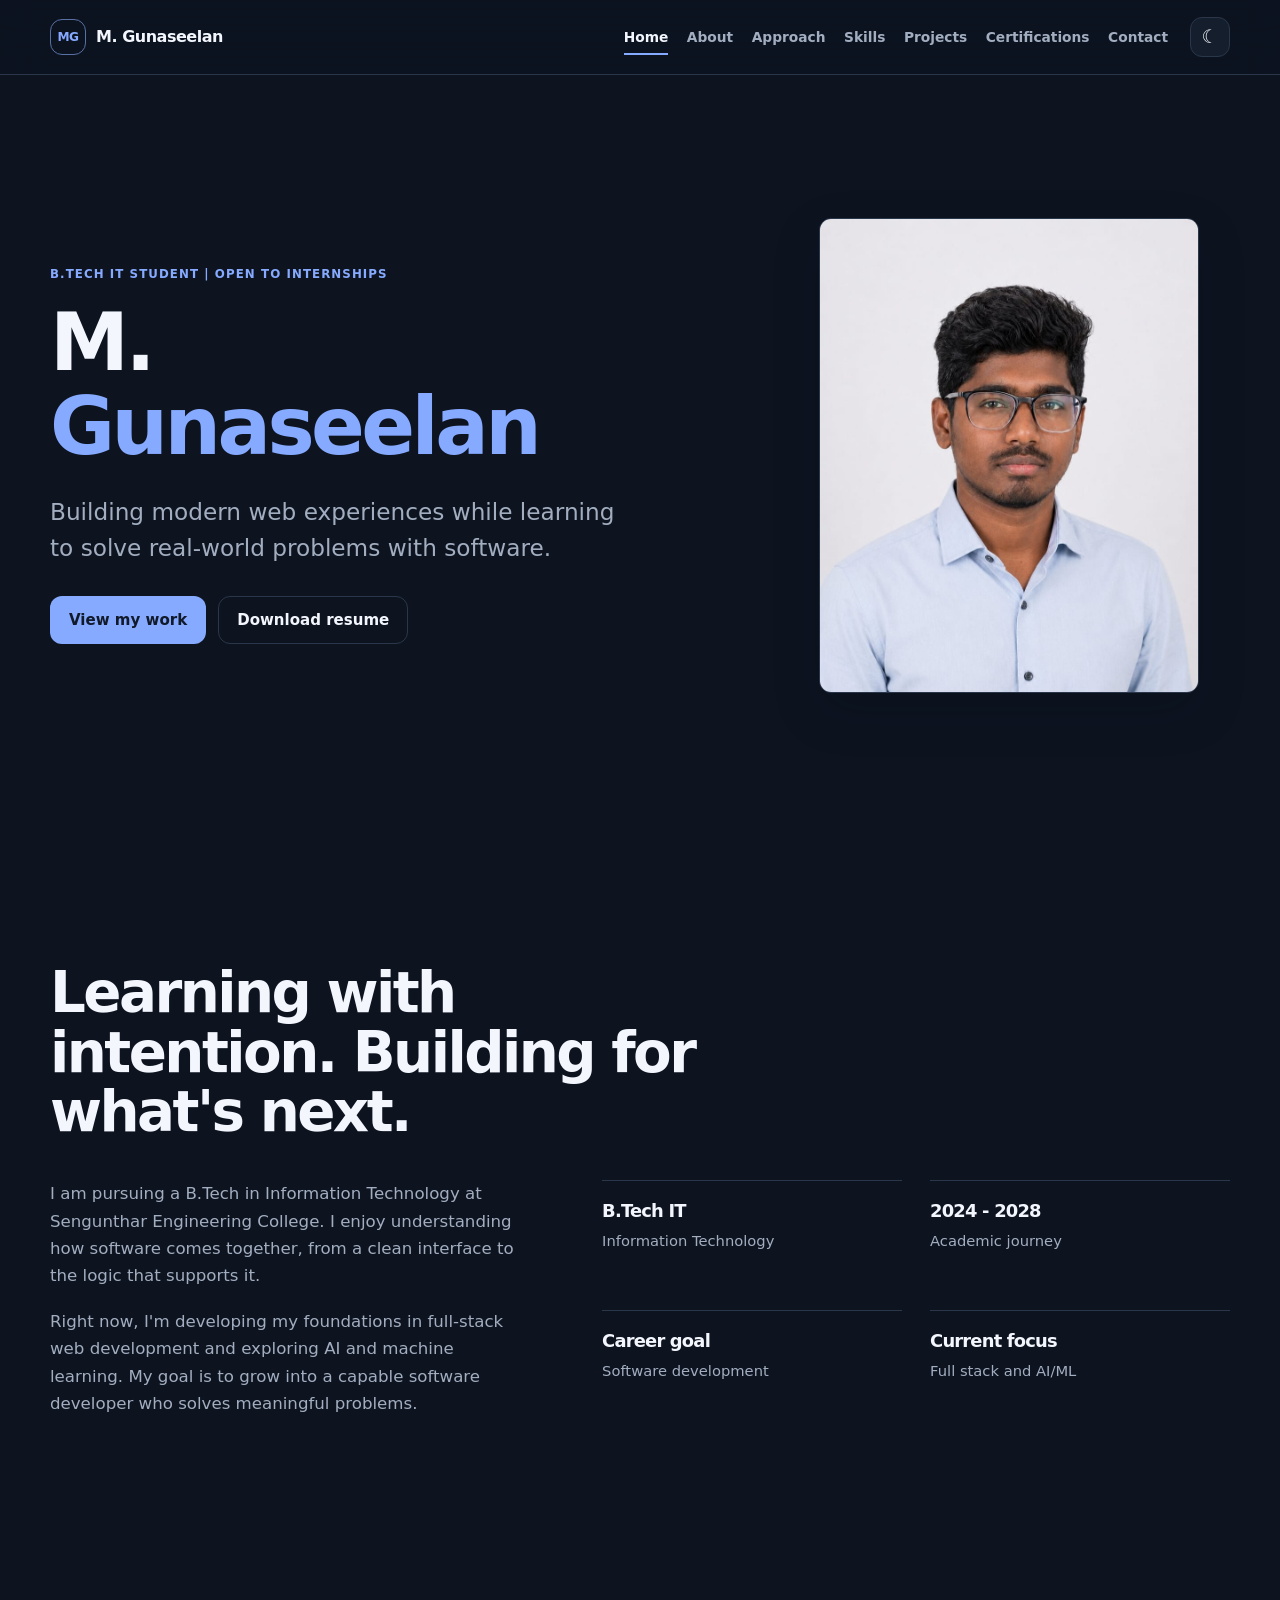
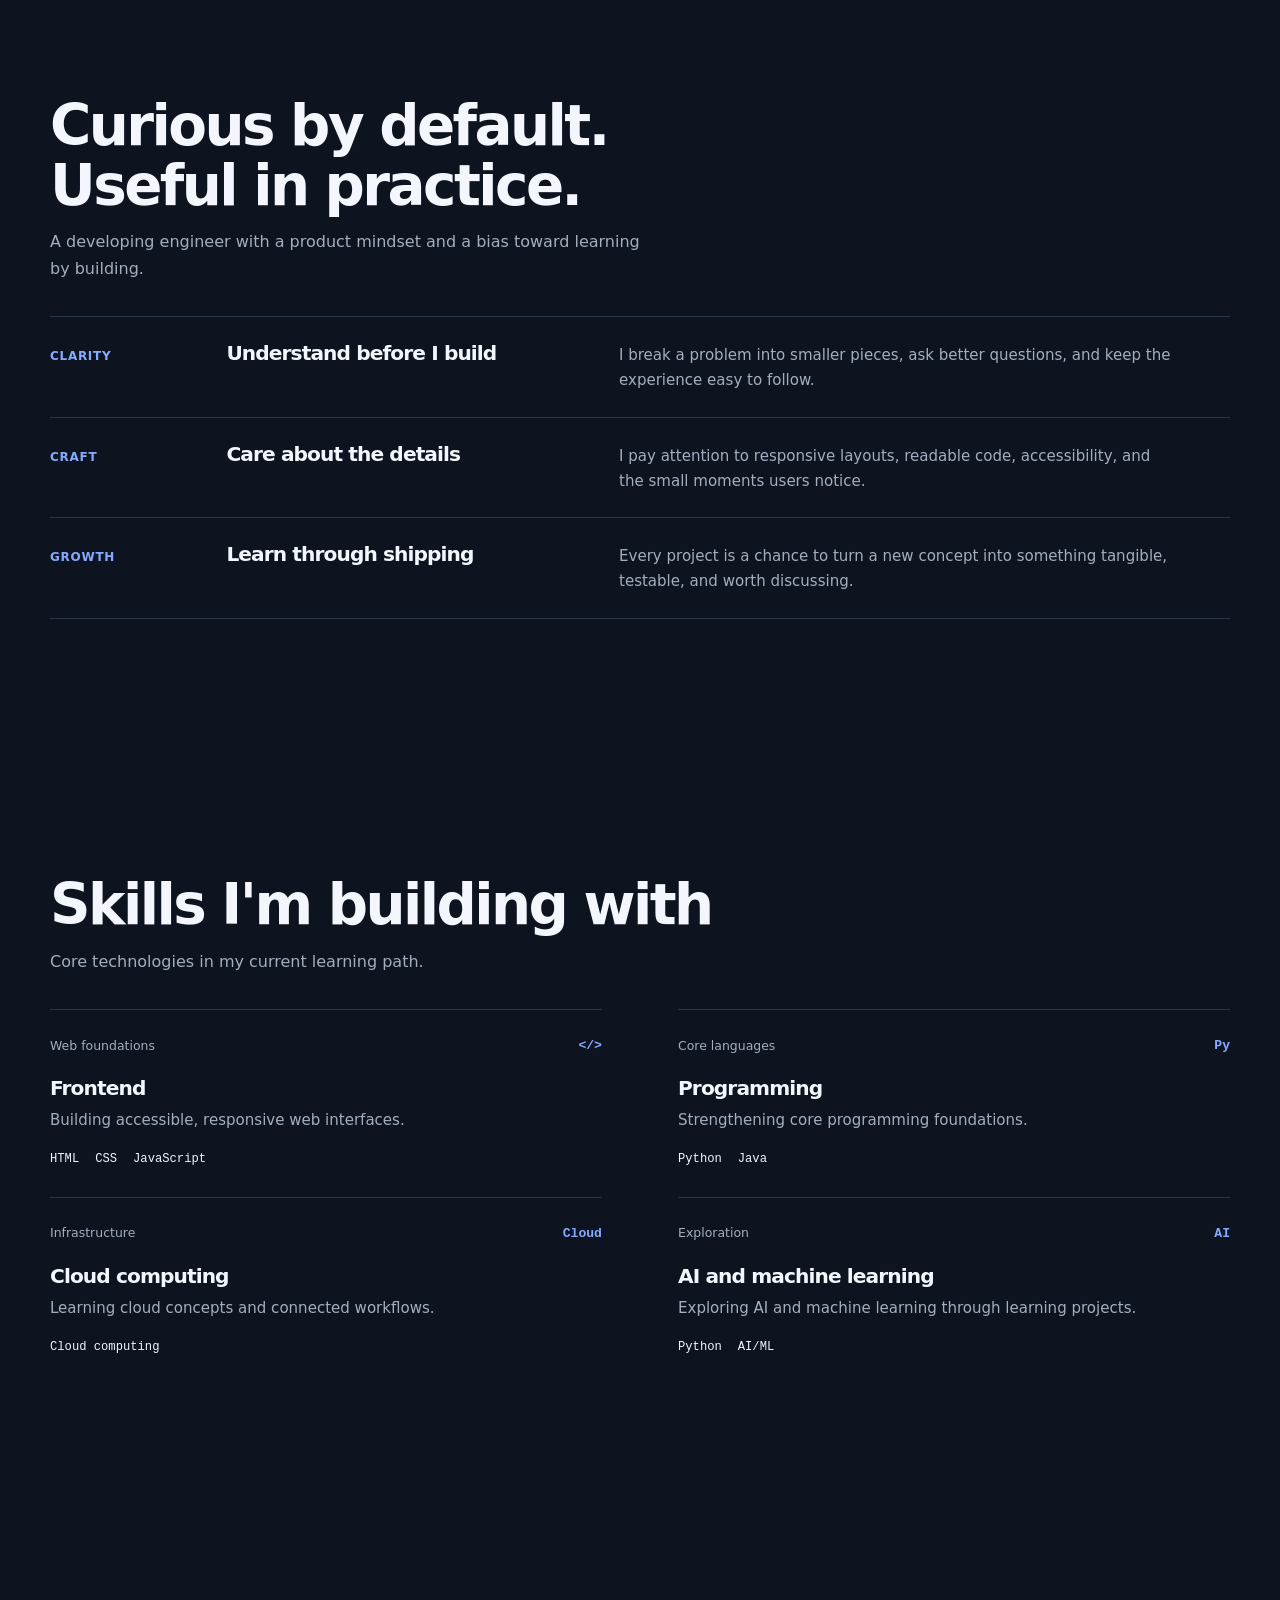
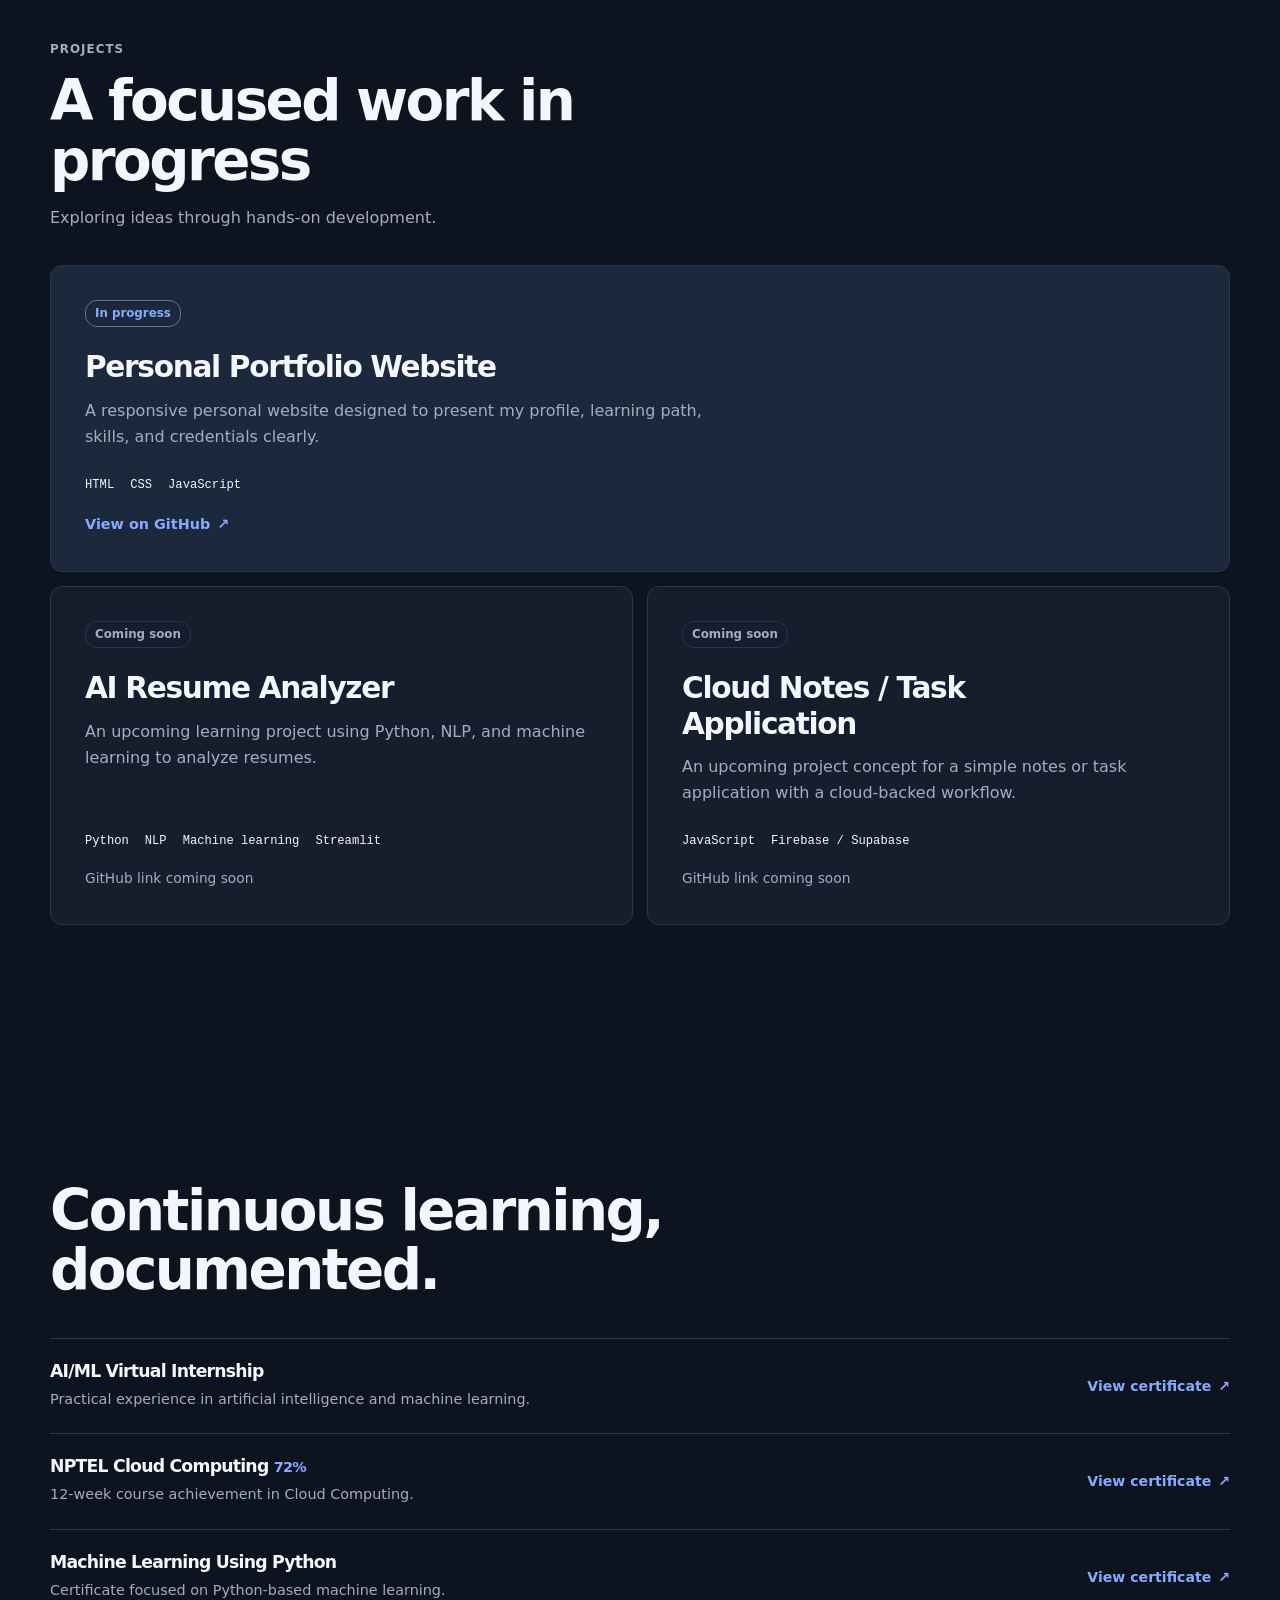
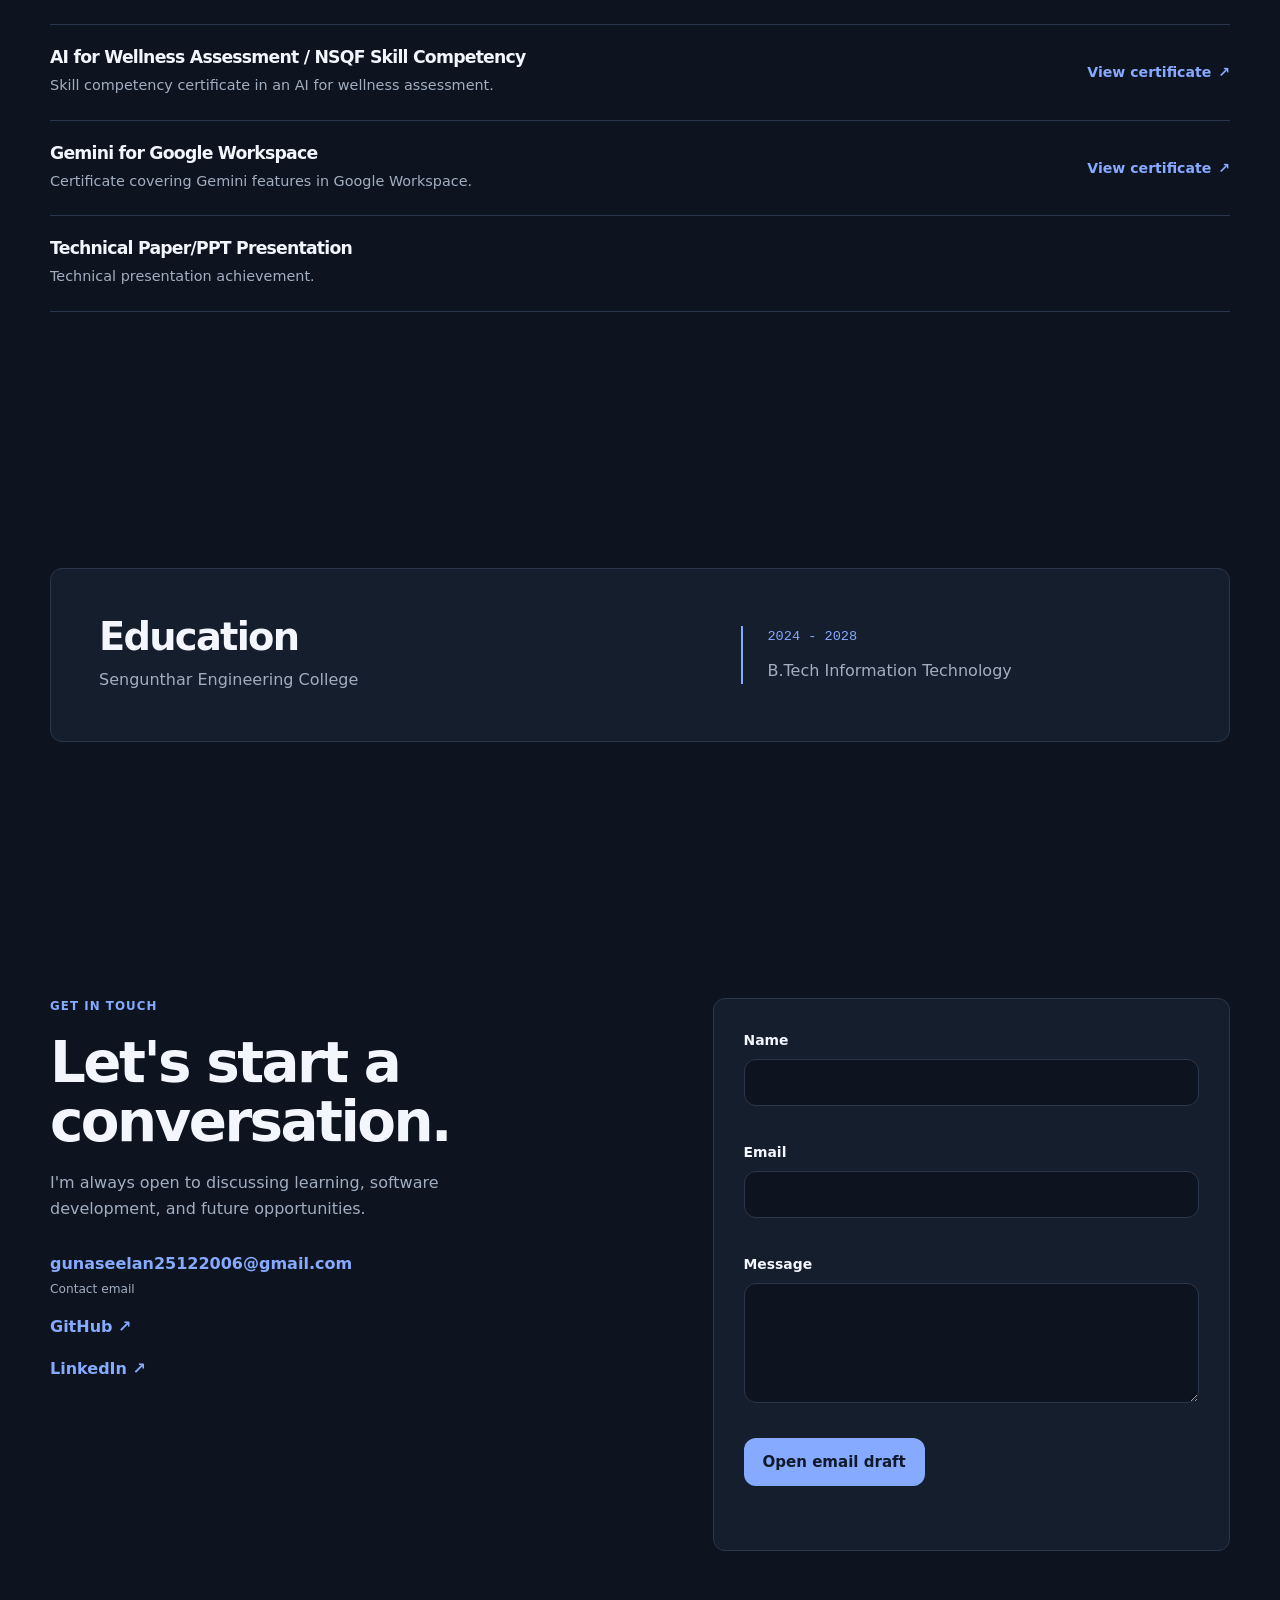
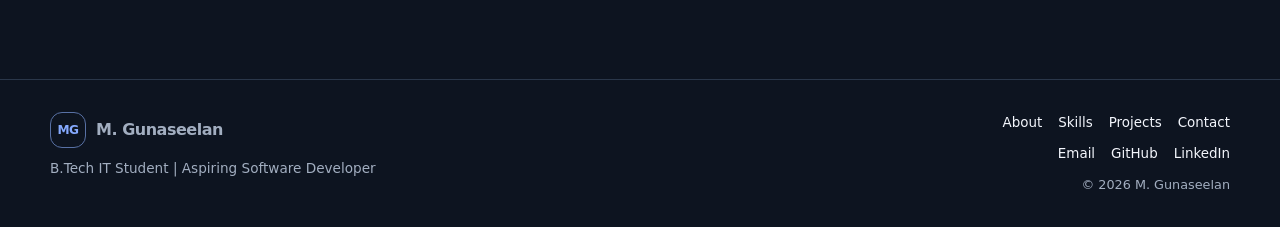
<file: index.html>
<!doctype html>
<html lang="en">
  <head>
    <meta charset="UTF-8" />
    <meta name="viewport" content="width=device-width, initial-scale=1" />
    <meta
      name="description"
      content="M. Gunaseelan is a B.Tech Information Technology student exploring software development, full-stack web, and AI/ML."
    />
    <meta name="theme-color" content="#0d1420" />
    <title>M. Gunaseelan | Software Developer</title>
    <link rel="stylesheet" href="style.css" />
  </head>
  <body>
    <a class="skip-link" href="#main-content">Skip to content</a>
    <div class="scroll-progress" aria-hidden="true"><span></span></div>
    <header class="site-header">
      <nav class="nav container" aria-label="Primary navigation">
        <a class="brand" href="#home" aria-label="M. Gunaseelan, home">
          <span class="brand-mark" aria-hidden="true">MG</span>
          <span>M. Gunaseelan</span>
        </a>
        <button
          class="menu-toggle"
          type="button"
          aria-label="Open navigation menu"
          aria-expanded="false"
          aria-controls="nav-menu"
        >
          <span></span><span></span><span></span>
        </button>
        <div class="nav-menu" id="nav-menu">
          <a class="nav-link active" href="#home" aria-current="location">Home</a>
          <a class="nav-link" href="#about">About</a>
          <a class="nav-link" href="#approach">Approach</a>
          <a class="nav-link" href="#skills">Skills</a>
          <a class="nav-link" href="#projects">Projects</a>
          <a class="nav-link" href="#certifications">Certifications</a>
          <a class="nav-link" href="#contact">Contact</a>
        </div>
        <button class="theme-toggle" type="button" aria-label="Switch theme">
          <span class="theme-icon" aria-hidden="true">&#9788;</span>
        </button>
      </nav>
    </header>

    <main id="main-content">
      <section class="hero container" id="home" aria-labelledby="hero-title">
        <div class="hero-copy">
          <p class="eyebrow reveal hero-enter">B.Tech IT student | Open to internships</p>
          <h1 class="reveal hero-enter" id="hero-title">
            M. <span>Gunaseelan</span>
          </h1>
          <p class="hero-statement reveal hero-enter">
            Building modern web experiences while learning to solve real-world
            problems with software.
          </p>
          <div class="hero-actions reveal hero-enter">
            <a class="button primary" href="#projects">View my work</a>
            <a class="button secondary" href="resume.pdf" download>Download resume</a>
          </div>
        </div>
        <div class="hero-visual reveal hero-enter">
          <img
            class="profile-photo"
            src="assets/profile-photo.jpg"
            alt="Portrait of M. Gunaseelan"
            fetchpriority="high"
          />
        </div>
      </section>

      <section class="section container" id="about" aria-labelledby="about-title">
        <div class="section-title reveal">
          <h2 id="about-title">Learning with intention. Building for what's next.</h2>
        </div>
        <div class="about-grid">
          <div class="about-copy reveal">
            <p>
              I am pursuing a B.Tech in Information Technology at Sengunthar
              Engineering College. I enjoy understanding how software comes
              together, from a clean interface to the logic that supports it.
            </p>
            <p>
              Right now, I'm developing my foundations in full-stack web
              development and exploring AI and machine learning. My goal is to
              grow into a capable software developer who solves meaningful
              problems.
            </p>
          </div>
          <div class="info-grid">
            <article class="info-card reveal">
              <h3>B.Tech IT</h3>
              <p>Information Technology</p>
            </article>
            <article class="info-card reveal">
              <h3>2024 - 2028</h3>
              <p>Academic journey</p>
            </article>
            <article class="info-card reveal">
              <h3>Career goal</h3>
              <p>Software development</p>
            </article>
            <article class="info-card reveal">
              <h3>Current focus</h3>
              <p>Full stack and AI/ML</p>
            </article>
          </div>
        </div>
      </section>

      <section class="section container" id="approach" aria-labelledby="approach-title">
        <div class="section-head reveal">
          <div>
            <h2 id="approach-title">Curious by default. Useful in practice.</h2>
            <p>A developing engineer with a product mindset and a bias toward learning by building.</p>
          </div>
        </div>
        <div class="principles-grid">
          <article class="principle reveal">
            <span class="principle-label">Clarity</span>
            <h3>Understand before I build</h3>
            <p>I break a problem into smaller pieces, ask better questions, and keep the experience easy to follow.</p>
          </article>
          <article class="principle reveal">
            <span class="principle-label">Craft</span>
            <h3>Care about the details</h3>
            <p>I pay attention to responsive layouts, readable code, accessibility, and the small moments users notice.</p>
          </article>
          <article class="principle reveal">
            <span class="principle-label">Growth</span>
            <h3>Learn through shipping</h3>
            <p>Every project is a chance to turn a new concept into something tangible, testable, and worth discussing.</p>
          </article>
        </div>
      </section>

      <section class="section container" id="skills" aria-labelledby="skills-title">
        <div class="section-head reveal">
          <div>
            <h2 id="skills-title">Skills I'm building with</h2>
            <p>Core technologies in my current learning path.</p>
          </div>
        </div>
        <div class="skills-grid">
          <article class="skill-card skill-category reveal">
            <div class="category-top"><span>Web foundations</span><b aria-hidden="true">&lt;/&gt;</b></div>
            <h3>Frontend</h3>
            <p>Building accessible, responsive web interfaces.</p>
            <div class="tags"><span>HTML</span><span>CSS</span><span>JavaScript</span></div>
          </article>
          <article class="skill-card skill-category reveal">
            <div class="category-top"><span>Core languages</span><b aria-hidden="true">Py</b></div>
            <h3>Programming</h3>
            <p>Strengthening core programming foundations.</p>
            <div class="tags"><span>Python</span><span>Java</span></div>
          </article>
          <article class="skill-card skill-category reveal">
            <div class="category-top"><span>Infrastructure</span><b aria-hidden="true">Cloud</b></div>
            <h3>Cloud computing</h3>
            <p>Learning cloud concepts and connected workflows.</p>
            <div class="tags"><span>Cloud computing</span></div>
          </article>
          <article class="skill-card skill-category reveal">
            <div class="category-top"><span>Exploration</span><b aria-hidden="true">AI</b></div>
            <h3>AI and machine learning</h3>
            <p>Exploring AI and machine learning through learning projects.</p>
            <div class="tags"><span>Python</span><span>AI/ML</span></div>
          </article>
        </div>
      </section>

      <section class="section container" id="projects" aria-labelledby="projects-title">
        <div class="section-head reveal">
          <div>
            <p class="eyebrow">Projects</p>
            <h2 id="projects-title">A focused work in progress</h2>
            <p>Exploring ideas through hands-on development.</p>
          </div>
        </div>
        <div class="projects-grid">
          <article class="project-card featured reveal">
            <div class="project-meta"><span class="status active">In progress</span></div>
            <h3>Personal Portfolio Website</h3>
            <p>
              A responsive personal website designed to present my profile,
              learning path, skills, and credentials clearly.
            </p>
            <div class="tags"><span>HTML</span><span>CSS</span><span>JavaScript</span></div>
            <a href="https://github.com/gunaseelan25122006-hash" target="_blank" rel="noopener noreferrer">
              View on GitHub <span aria-hidden="true">&#8599;</span>
            </a>
          </article>
          <article class="project-card reveal">
            <div class="project-meta"><span class="status">Coming soon</span></div>
            <h3>AI Resume Analyzer</h3>
            <p>An upcoming learning project using Python, NLP, and machine learning to analyze resumes.</p>
            <div class="tags"><span>Python</span><span>NLP</span><span>Machine learning</span><span>Streamlit</span></div>
            <p class="muted">GitHub link coming soon</p>
          </article>
          <article class="project-card reveal">
            <div class="project-meta"><span class="status">Coming soon</span></div>
            <h3>Cloud Notes / Task Application</h3>
            <p>An upcoming project concept for a simple notes or task application with a cloud-backed workflow.</p>
            <div class="tags"><span>JavaScript</span><span>Firebase / Supabase</span></div>
            <p class="muted">GitHub link coming soon</p>
          </article>
        </div>
      </section>

      <section class="section container" id="certifications" aria-labelledby="certifications-title">
        <div class="section-title reveal">
          <h2 id="certifications-title">Continuous learning, documented.</h2>
        </div>
        <div class="credential-list">
          <article class="credential reveal">
            <div>
              <h3>AI/ML Virtual Internship</h3>
              <p>Practical experience in artificial intelligence and machine learning.</p>
            </div>
            <a href="certificates/ai-ml-virtual-internship.pdf" target="_blank" rel="noopener noreferrer">View certificate <span aria-hidden="true">&#8599;</span></a>
          </article>
          <article class="credential reveal">
            <div>
              <h3>NPTEL Cloud Computing <em>72%</em></h3>
              <p>12-week course achievement in Cloud Computing.</p>
            </div>
            <a href="certificates/nptel26cs55.pdf" target="_blank" rel="noopener noreferrer">View certificate <span aria-hidden="true">&#8599;</span></a>
          </article>
          <article class="credential reveal">
            <div>
              <h3>Machine Learning Using Python</h3>
              <p>Certificate focused on Python-based machine learning.</p>
            </div>
            <a href="certificates/machine-learning-using-python.pdf" target="_blank" rel="noopener noreferrer">View certificate <span aria-hidden="true">&#8599;</span></a>
          </article>
          <article class="credential reveal">
            <div>
              <h3>AI for Wellness Assessment / NSQF Skill Competency</h3>
              <p>Skill competency certificate in an AI for wellness assessment.</p>
            </div>
            <a href="certificates/sec-certificate.pdf" target="_blank" rel="noopener noreferrer">View certificate <span aria-hidden="true">&#8599;</span></a>
          </article>
          <article class="credential reveal">
            <div>
              <h3>Gemini for Google Workspace</h3>
              <p>Certificate covering Gemini features in Google Workspace.</p>
            </div>
            <a href="certificates/gemini-for-google-workspace.pdf" target="_blank" rel="noopener noreferrer">View certificate <span aria-hidden="true">&#8599;</span></a>
          </article>
          <article class="credential reveal">
            <div>
              <h3>Technical Paper/PPT Presentation</h3>
              <p>Technical presentation achievement.</p>
            </div>
          </article>
        </div>
      </section>

      <section class="section container" id="education" aria-labelledby="education-title">
        <div class="education-card reveal">
          <div>
            <h2 id="education-title">Education</h2>
            <p>Sengunthar Engineering College</p>
          </div>
          <div class="education-details">
            <p class="education-period">2024 - 2028</p>
            <p>B.Tech Information Technology</p>
          </div>
        </div>
      </section>

      <section class="section container contact" id="contact" aria-labelledby="contact-title">
        <div class="contact-intro reveal">
          <p class="eyebrow">Get in touch</p>
          <h2 id="contact-title">Let's start a conversation.</h2>
          <p>I'm always open to discussing learning, software development, and future opportunities.</p>
          <div class="contact-links">
            <a href="mailto:gunaseelan25122006@gmail.com">
              gunaseelan25122006@gmail.com <small>Contact email</small>
            </a>
            <a href="https://github.com/gunaseelan25122006-hash" target="_blank" rel="noopener noreferrer">GitHub <span aria-hidden="true">&#8599;</span></a>
            <a href="https://www.linkedin.com/in/gunaseelan-m-55933233a" target="_blank" rel="noopener noreferrer">LinkedIn <span aria-hidden="true">&#8599;</span></a>
          </div>
        </div>
        <form class="contact-form reveal" novalidate>
          <label for="name">
            Name
            <input id="name" name="name" autocomplete="name" required aria-describedby="name-error" />
            <small id="name-error"></small>
          </label>
          <label for="email">
            Email
            <input id="email" name="email" type="email" autocomplete="email" required aria-describedby="email-error" />
            <small id="email-error"></small>
          </label>
          <label for="message">
            Message
            <textarea id="message" name="message" rows="4" required aria-describedby="message-error"></textarea>
            <small id="message-error"></small>
          </label>
          <button class="button primary" type="submit">Open email draft</button>
          <p class="form-message" role="status" aria-live="polite"></p>
        </form>
      </section>
    </main>

    <footer class="site-footer">
      <div class="container footer-content">
        <div>
          <a class="brand" href="#home">
            <span class="brand-mark" aria-hidden="true">MG</span>
            <span>M. Gunaseelan</span>
          </a>
          <p>B.Tech IT Student | Aspiring Software Developer</p>
        </div>
        <div class="footer-right">
          <nav class="footer-nav" aria-label="Footer navigation">
            <a href="#about">About</a>
            <a href="#skills">Skills</a>
            <a href="#projects">Projects</a>
            <a href="#contact">Contact</a>
          </nav>
          <div class="footer-socials">
            <a href="mailto:gunaseelan25122006@gmail.com">Email</a>
            <a href="https://github.com/gunaseelan25122006-hash" target="_blank" rel="noopener noreferrer">GitHub</a>
            <a href="https://www.linkedin.com/in/gunaseelan-m-55933233a" target="_blank" rel="noopener noreferrer">LinkedIn</a>
          </div>
          <p>&copy; <span id="year"></span> M. Gunaseelan</p>
        </div>
      </div>
    </footer>

    <button class="back-top" type="button" aria-label="Back to top" aria-hidden="true" inert>&#8593;</button>
    <script src="script.js"></script>
  </body>
</html>
</file>
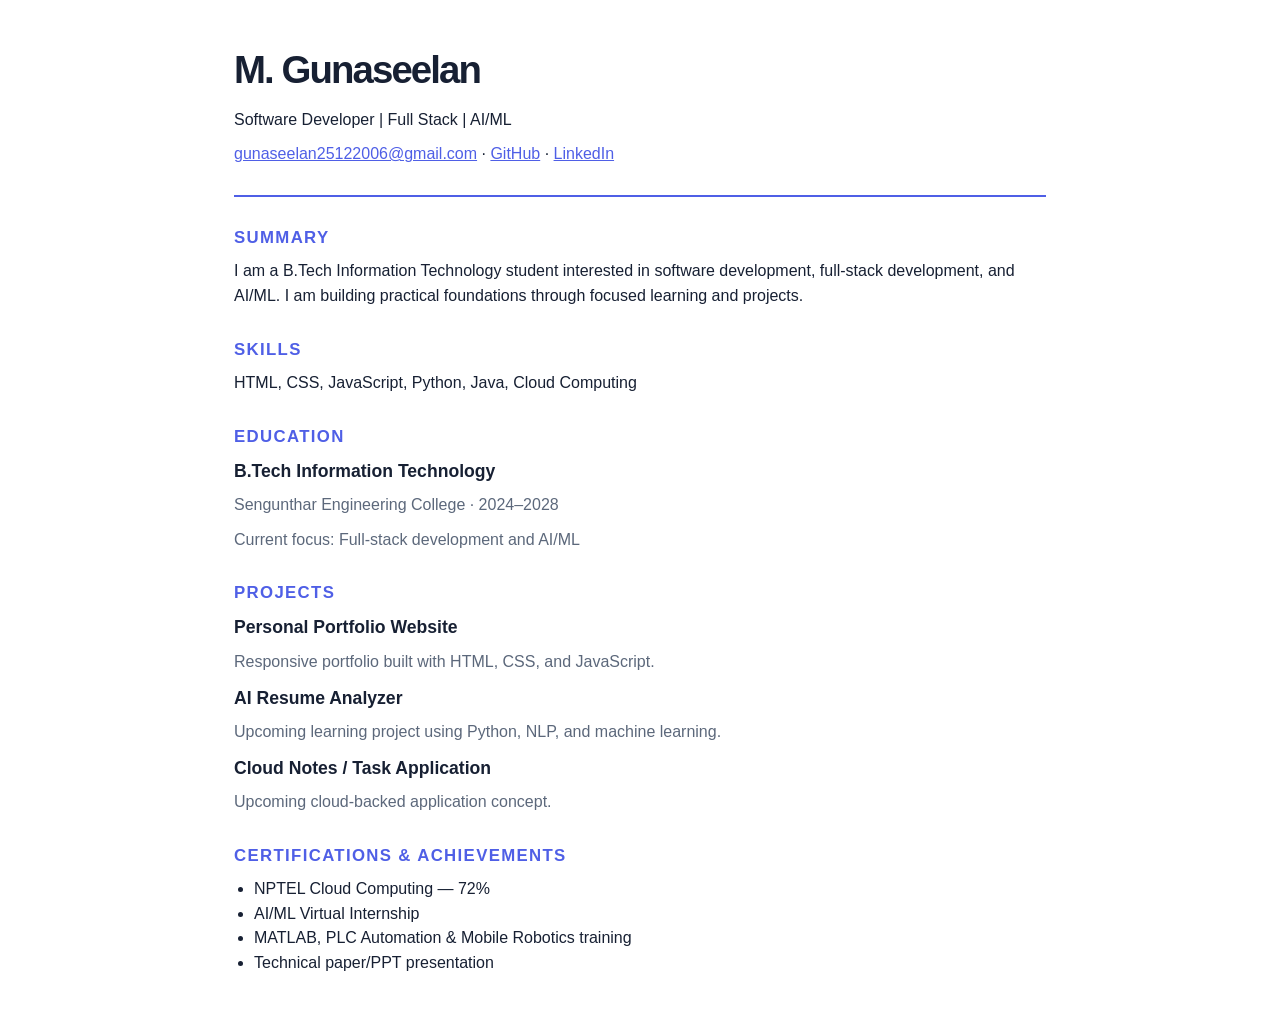
<file: resume.html>
<!doctype html>
<html lang="en">
  <head>
    <meta charset="UTF-8" />
    <meta name="viewport" content="width=device-width, initial-scale=1.0" />
    <title>M. Gunaseelan | Resume</title>
    <style>
      :root {
        --ink: #172033;
        --muted: #5c687b;
        --accent: #4f5fe6;
        --line: #dbe1ed;
      }
      * {
        box-sizing: border-box;
      }
      body {
        max-width: 860px;
        margin: 40px auto;
        padding: 0 24px;
        color: var(--ink);
        font:
          16px/1.55 Arial,
          sans-serif;
      }
      header {
        border-bottom: 2px solid var(--accent);
        padding-bottom: 18px;
      }
      h1,
      h2,
      h3 {
        margin: 0 0 8px;
      }
      h1 {
        font-size: 2.4rem;
        letter-spacing: -0.05em;
      }
      h2 {
        margin-top: 28px;
        color: var(--accent);
        font-size: 1.05rem;
        text-transform: uppercase;
        letter-spacing: 0.08em;
      }
      h3 {
        font-size: 1.1rem;
      }
      p {
        margin: 0 0 10px;
      }
      .muted {
        color: var(--muted);
      }
      a {
        color: var(--accent);
      }
      ul {
        padding-left: 20px;
        margin-top: 6px;
      }
      @media print {
        body {
          margin: 0;
        }
      }
    </style>
  </head>
  <body>
    <header>
      <h1>M. Gunaseelan</h1>
      <p>Software Developer | Full Stack | AI/ML</p>
      <p>
        <a href="mailto:gunaseelan25122006@gmail.com"
          >gunaseelan25122006@gmail.com</a
        >
        · <a href="https://github.com/gunaseelan25122006-hash">GitHub</a> ·
        <a href="https://www.linkedin.com/in/gunaseelan-m-55933233a"
          >LinkedIn</a
        >
      </p>
    </header>
    <main>
      <section>
        <h2>Summary</h2>
        <p>
          I am a B.Tech Information Technology student interested in software
          development, full-stack development, and AI/ML. I am building
          practical foundations through focused learning and projects.
        </p>
      </section>
      <section>
        <h2>Skills</h2>
        <p>HTML, CSS, JavaScript, Python, Java, Cloud Computing</p>
      </section>
      <section>
        <h2>Education</h2>
        <h3>B.Tech Information Technology</h3>
        <p class="muted">Sengunthar Engineering College · 2024–2028</p>
        <p class="muted">Current focus: Full-stack development and AI/ML</p>
      </section>
      <section>
        <h2>Projects</h2>
        <h3>Personal Portfolio Website</h3>
        <p class="muted">
          Responsive portfolio built with HTML, CSS, and JavaScript.
        </p>
        <h3>AI Resume Analyzer</h3>
        <p class="muted">
          Upcoming learning project using Python, NLP, and machine learning.
        </p>
        <h3>Cloud Notes / Task Application</h3>
        <p class="muted">Upcoming cloud-backed application concept.</p>
      </section>
      <section>
        <h2>Certifications & achievements</h2>
        <ul>
          <li>NPTEL Cloud Computing — 72%</li>
          <li>AI/ML Virtual Internship</li>
          <li>MATLAB, PLC Automation & Mobile Robotics training</li>
          <li>Technical paper/PPT presentation</li>
        </ul>
      </section>
    </main>
  </body>
</html>
</file>
<file: style.css>
:root {
  color-scheme: dark;
  --bg: #0d1420;
  --surface: #141e2d;
  --surface-raised: #192538;
  --text: #f3f6fc;
  --muted: #a2aec0;
  --line: #2a374a;
  --accent: #86aaff;
  --accent-strong: #a9c1ff;
  --accent-ink: #101a2a;
  --error: #f3a0ab;
  --shadow: 0 18px 48px rgb(4 10 20 / 18%);
  --radius: 12px;
}

[data-theme="light"] {
  color-scheme: light;
  --bg: #f4f6fb;
  --surface: #ffffff;
  --surface-raised: #eaf0fa;
  --text: #172238;
  --muted: #56647a;
  --line: #d8e0ee;
  --accent: #315fbd;
  --accent-strong: #234a9a;
  --accent-ink: #ffffff;
  --error: #a53246;
  --shadow: 0 18px 48px rgb(39 61 101 / 9%);
}

* {
  box-sizing: border-box;
}

html {
  scroll-behavior: smooth;
  scroll-padding-top: 88px;
}

body {
  min-width: 320px;
  margin: 0;
  overflow-x: hidden;
  background: var(--bg);
  color: var(--text);
  font-family: "Avenir Next", "Segoe UI", system-ui, sans-serif;
  font-size: 16px;
  line-height: 1.65;
  transition: background-color 220ms ease, color 220ms ease;
}

a {
  color: inherit;
  text-decoration: none;
}

button,
input,
textarea {
  font: inherit;
}

button,
a,
input,
textarea {
  -webkit-tap-highlight-color: transparent;
}

:focus-visible {
  outline: 3px solid var(--accent);
  outline-offset: 4px;
}

.container {
  width: min(1180px, calc(100% - 48px));
  margin-inline: auto;
}

.skip-link {
  position: fixed;
  top: 12px;
  left: 12px;
  z-index: 100;
  padding: 10px 14px;
  transform: translateY(-160%);
  border-radius: var(--radius);
  background: var(--accent);
  color: var(--accent-ink);
  font-weight: 700;
}

.skip-link:focus {
  transform: translateY(0);
}

.scroll-progress {
  position: fixed;
  inset: 0 0 auto;
  z-index: 100;
  height: 2px;
  pointer-events: none;
}

.scroll-progress span {
  display: block;
  width: 100%;
  height: 100%;
  transform: scaleX(0);
  transform-origin: left;
  background: var(--accent);
}

@supports (animation-timeline: scroll()) {
  .scroll-progress span {
    animation: page-progress linear both;
    animation-timeline: scroll(root block);
  }

  @keyframes page-progress {
    to {
      transform: scaleX(1);
    }
  }
}

.site-header {
  position: sticky;
  top: 0;
  z-index: 20;
  border-bottom: 1px solid var(--line);
  background: color-mix(in srgb, var(--bg) 94%, transparent);
  backdrop-filter: blur(16px);
}

.nav {
  position: relative;
  display: flex;
  min-height: 74px;
  align-items: center;
  gap: 22px;
}

.brand {
  display: inline-flex;
  flex: 0 0 auto;
  align-items: center;
  gap: 10px;
  font-weight: 750;
  letter-spacing: -0.03em;
}

.brand-mark {
  display: grid;
  width: 36px;
  height: 36px;
  place-items: center;
  border: 1px solid color-mix(in srgb, var(--accent) 50%, var(--line));
  border-radius: var(--radius);
  color: var(--accent);
  font-size: 0.76rem;
  font-weight: 800;
}

.nav-menu {
  display: flex;
  align-items: center;
  gap: clamp(10px, 1.45vw, 20px);
  margin-left: auto;
  color: var(--muted);
  font-size: 0.86rem;
  font-weight: 600;
}

.nav-link {
  position: relative;
  padding-block: 8px;
  transition: color 180ms ease;
}

.nav-link:hover,
.nav-link.active {
  color: var(--text);
}

.nav-link.active::after {
  position: absolute;
  right: 0;
  bottom: 1px;
  left: 0;
  height: 2px;
  background: var(--accent);
  content: "";
}

.theme-toggle,
.menu-toggle {
  display: grid;
  flex: 0 0 auto;
  place-items: center;
  border: 1px solid var(--line);
  border-radius: var(--radius);
  background: var(--surface);
  color: var(--text);
  cursor: pointer;
  transition: border-color 180ms ease, background-color 180ms ease;
}

.theme-toggle {
  width: 40px;
  height: 40px;
  font-size: 1.15rem;
}

.theme-toggle:hover,
.menu-toggle:hover {
  border-color: var(--accent);
}

.menu-toggle {
  display: none;
  width: 42px;
  height: 40px;
  padding: 8px;
}

.menu-toggle span {
  display: block;
  width: 19px;
  height: 2px;
  margin: 2px 0;
  background: currentColor;
  transition: transform 180ms ease;
}

.hero {
  display: grid;
  min-height: min(760px, calc(100dvh - 74px));
  grid-template-columns: minmax(0, 1.18fr) minmax(280px, 0.82fr);
  align-items: center;
  gap: clamp(36px, 8vw, 104px);
  padding-block: clamp(64px, 8vw, 96px);
}

.hero-copy {
  max-width: 670px;
}

.eyebrow {
  margin: 0 0 18px;
  color: var(--accent);
  font-size: 0.74rem;
  font-weight: 750;
  letter-spacing: 0.09em;
  line-height: 1.4;
  text-transform: uppercase;
}

h1,
h2,
h3,
p {
  overflow-wrap: break-word;
}

h1,
h2,
h3 {
  margin: 0;
  letter-spacing: -0.045em;
}

h1,
h2 {
  font-weight: 720;
  line-height: 1.06;
}

h1 {
  max-width: none;
  font-size: clamp(3.4rem, 6.2vw, 5.8rem);
}

h1 span {
  display: block;
  color: var(--accent);
}

h2 {
  max-width: 18ch;
  font-size: clamp(2.2rem, 4.4vw, 3.8rem);
}

h3 {
  font-size: 1.26rem;
  font-weight: 700;
  line-height: 1.2;
}

.hero-statement {
  max-width: 590px;
  margin: 25px 0 0;
  color: var(--muted);
  font-size: clamp(1.17rem, 2vw, 1.45rem);
  line-height: 1.55;
}

.hero-actions {
  display: flex;
  flex-wrap: wrap;
  gap: 12px;
  margin-top: 30px;
}

.button {
  display: inline-flex;
  min-height: 48px;
  align-items: center;
  justify-content: center;
  gap: 9px;
  padding: 11px 18px;
  border: 1px solid transparent;
  border-radius: var(--radius);
  font-size: 0.94rem;
  font-weight: 700;
  line-height: 1.2;
  text-align: center;
  cursor: pointer;
  transition: transform 180ms ease, border-color 180ms ease, background-color 180ms ease;
}

.button:active {
  transform: translateY(1px);
}

.button.primary {
  background: var(--accent);
  color: var(--accent-ink);
}

.button.primary:hover {
  background: var(--accent-strong);
}

.button.secondary {
  border-color: var(--line);
  background: transparent;
  color: var(--text);
}

.button.secondary:hover {
  border-color: var(--accent);
  background: var(--surface);
}

.hero-visual {
  display: flex;
  justify-content: center;
}

.profile-photo {
  display: block;
  width: min(100%, 380px);
  aspect-ratio: 4 / 5;
  border: 1px solid var(--line);
  border-radius: var(--radius);
  background: var(--surface);
  box-shadow: var(--shadow);
  object-fit: cover;
  object-position: center top;
}

.section {
  padding-block: clamp(82px, 10vw, 132px);
  scroll-margin-top: 82px;
}

.section-title {
  margin-bottom: 38px;
}

.section-head {
  display: grid;
  justify-items: start;
  gap: 14px;
  margin-bottom: 34px;
}

.section-head > div {
  display: grid;
  justify-items: start;
  gap: 14px;
}

.section-head p {
  max-width: 58ch;
  margin: 0;
  color: var(--muted);
}

.about-grid {
  display: grid;
  grid-template-columns: minmax(0, 0.85fr) minmax(0, 1.15fr);
  align-items: start;
  gap: clamp(34px, 7vw, 88px);
}

.about-copy {
  max-width: 58ch;
  color: var(--muted);
  font-size: 1.04rem;
}

.about-copy p {
  margin: 0 0 18px;
}

.info-grid {
  display: grid;
  grid-template-columns: repeat(2, minmax(0, 1fr));
  column-gap: 28px;
}

.info-card {
  min-height: 130px;
  padding: 19px 0 16px;
  border-top: 1px solid var(--line);
}

.info-card h3 {
  font-size: 1.12rem;
}

.info-card p {
  margin: 7px 0 0;
  color: var(--muted);
  font-size: 0.92rem;
}

.principles-grid {
  display: grid;
}

.principle {
  display: grid;
  grid-template-columns: minmax(82px, 0.32fr) minmax(210px, 0.78fr) minmax(0, 1.3fr);
  align-items: baseline;
  gap: 26px;
  padding: 24px 0;
  border-top: 1px solid var(--line);
}

.principle:last-child {
  border-bottom: 1px solid var(--line);
}

.principle-label {
  color: var(--accent);
  font-size: 0.75rem;
  font-weight: 750;
  letter-spacing: 0.06em;
  text-transform: uppercase;
}

.principle p {
  max-width: 58ch;
  margin: 0;
  color: var(--muted);
  font-size: 0.94rem;
}

.skills-grid {
  display: grid;
  grid-template-columns: repeat(2, minmax(0, 1fr));
  column-gap: clamp(28px, 6vw, 76px);
}

.skill-card {
  padding: 25px 0 28px;
  border-top: 1px solid var(--line);
}

.category-top {
  display: flex;
  align-items: center;
  justify-content: space-between;
  gap: 16px;
  color: var(--muted);
  font-size: 0.78rem;
}

.category-top b {
  color: var(--accent);
  font-family: ui-monospace, "Cascadia Code", monospace;
  font-size: 0.82rem;
  font-weight: 650;
}

.skill-card h3 {
  margin-top: 19px;
}

.skill-card > p {
  margin: 8px 0 0;
  color: var(--muted);
  font-size: 0.94rem;
}

.tags {
  display: flex;
  flex-wrap: wrap;
  gap: 8px 16px;
  margin-top: 16px;
}

.tags span {
  color: var(--text);
  font-family: ui-monospace, "Cascadia Code", monospace;
  font-size: 0.76rem;
}

.projects-grid {
  display: grid;
  grid-template-columns: repeat(2, minmax(0, 1fr));
  gap: 14px;
}

.project-card {
  display: flex;
  min-height: 310px;
  flex-direction: column;
  align-items: flex-start;
  padding: clamp(23px, 3vw, 34px);
  border: 1px solid var(--line);
  border-radius: var(--radius);
  background: var(--surface);
  transition: border-color 180ms ease, transform 180ms ease;
}

.project-card:hover {
  transform: translateY(-3px);
  border-color: var(--accent);
}

.project-card.featured {
  min-height: 280px;
  grid-column: 1 / -1;
  background: color-mix(in srgb, var(--accent) 7%, var(--surface));
}

.project-meta {
  display: flex;
  align-items: center;
  gap: 12px;
}

.status {
  display: inline-flex;
  min-height: 27px;
  align-items: center;
  padding: 3px 9px;
  border: 1px solid var(--line);
  border-radius: var(--radius);
  color: var(--muted);
  font-size: 0.74rem;
  font-weight: 650;
}

.status.active {
  border-color: color-mix(in srgb, var(--accent) 55%, var(--line));
  color: var(--accent);
}

.project-card h3 {
  max-width: 22ch;
  margin-top: 23px;
  font-size: clamp(1.35rem, 2.5vw, 1.85rem);
}

.project-card > p {
  max-width: 62ch;
  margin: 12px 0 0;
  color: var(--muted);
}

.project-card .tags {
  margin-top: auto;
  padding-top: 24px;
}

.project-card > a {
  display: inline-flex;
  align-items: center;
  gap: 7px;
  margin-top: 18px;
  color: var(--accent);
  font-size: 0.9rem;
  font-weight: 700;
}

.project-card > a:hover,
.credential a:hover,
.contact-links a:hover,
.footer-content a:hover {
  color: var(--accent-strong);
}

.project-card > .muted {
  margin-top: 16px;
  font-size: 0.86rem;
}

.credential-list {
  display: grid;
}

.credential {
  display: grid;
  grid-template-columns: minmax(0, 1fr) auto;
  align-items: center;
  gap: 22px;
  padding: 22px 0;
  border-top: 1px solid var(--line);
}

.credential:last-child {
  border-bottom: 1px solid var(--line);
}

.credential h3 {
  font-size: 1.08rem;
}

.credential h3 em {
  color: var(--accent);
  font-size: 0.9rem;
  font-style: normal;
  font-weight: 600;
}

.credential p {
  margin: 6px 0 0;
  color: var(--muted);
  font-size: 0.9rem;
}

.credential a {
  display: inline-flex;
  align-items: center;
  gap: 7px;
  color: var(--accent);
  font-size: 0.88rem;
  font-weight: 700;
  white-space: nowrap;
}

.education-card {
  display: grid;
  grid-template-columns: minmax(0, 1fr) minmax(220px, 0.72fr);
  align-items: center;
  gap: 32px;
  padding: clamp(25px, 5vw, 48px);
  border: 1px solid var(--line);
  border-radius: var(--radius);
  background: var(--surface);
}

.education-card h2 {
  font-size: clamp(1.8rem, 3vw, 2.5rem);
}

.education-card p {
  margin: 9px 0 0;
  color: var(--muted);
}

.education-details {
  padding-left: 24px;
  border-left: 2px solid var(--accent);
}

.education-details .education-period {
  margin-top: 0;
  color: var(--accent);
  font-family: ui-monospace, "Cascadia Code", monospace;
  font-size: 0.85rem;
}

.contact {
  display: grid;
  grid-template-columns: minmax(0, 1fr) minmax(0, 0.92fr);
  align-items: start;
  gap: clamp(36px, 8vw, 100px);
}

.contact-intro h2 {
  max-width: 12ch;
}

.contact-intro > p:not(.eyebrow) {
  max-width: 48ch;
  margin: 18px 0 0;
  color: var(--muted);
}

.contact-links {
  display: grid;
  justify-items: start;
  gap: 15px;
  margin-top: 28px;
}

.contact-links a {
  color: var(--accent);
  font-weight: 650;
}

.contact-links small {
  display: block;
  margin-top: 2px;
  color: var(--muted);
  font-size: 0.76rem;
  font-weight: 450;
}

.contact-form {
  display: grid;
  gap: 16px;
  padding: clamp(20px, 3vw, 30px);
  border: 1px solid var(--line);
  border-radius: var(--radius);
  background: var(--surface);
}

.contact-form label {
  display: grid;
  gap: 7px;
  color: var(--text);
  font-size: 0.87rem;
  font-weight: 650;
}

.contact-form input,
.contact-form textarea {
  width: 100%;
  border: 1px solid var(--line);
  border-radius: var(--radius);
  background: var(--bg);
  color: var(--text);
  padding: 11px 13px;
  outline: 0;
  transition: border-color 180ms ease, box-shadow 180ms ease;
}

.contact-form textarea {
  min-height: 120px;
  resize: vertical;
}

.contact-form input:focus,
.contact-form textarea:focus {
  border-color: var(--accent);
  box-shadow: 0 0 0 3px color-mix(in srgb, var(--accent) 20%, transparent);
}

.contact-form input[aria-invalid="true"],
.contact-form textarea[aria-invalid="true"] {
  border-color: var(--error);
}

.contact-form label small {
  min-height: 1em;
  color: var(--error);
  font-size: 0.76rem;
  font-weight: 500;
}

.contact-form .button {
  justify-self: start;
}

.form-message {
  min-height: 1.3em;
  margin: 0;
  color: var(--accent);
  font-size: 0.85rem;
}

.site-footer {
  padding-block: 32px;
  border-top: 1px solid var(--line);
  color: var(--muted);
}

.footer-content {
  display: flex;
  justify-content: space-between;
  gap: 28px;
}

.footer-content p {
  margin: 9px 0 0;
  font-size: 0.85rem;
}

.footer-right {
  display: grid;
  justify-items: end;
  gap: 9px;
}

.footer-nav,
.footer-socials {
  display: flex;
  flex-wrap: wrap;
  gap: 16px;
  color: var(--text);
  font-size: 0.84rem;
}

.footer-right > p {
  margin: 0;
  font-size: 0.8rem;
}

.back-top {
  position: fixed;
  right: 20px;
  bottom: 20px;
  z-index: 15;
  display: grid;
  width: 44px;
  height: 44px;
  place-items: center;
  transform: translateY(8px);
  border: 1px solid var(--line);
  border-radius: var(--radius);
  background: var(--surface);
  color: var(--text);
  opacity: 0;
  pointer-events: none;
  cursor: pointer;
  transition: opacity 180ms ease, transform 180ms ease, border-color 180ms ease;
}

.back-top:hover {
  border-color: var(--accent);
}

.back-top.visible {
  transform: translateY(0);
  opacity: 1;
  pointer-events: auto;
}

.reveal {
  opacity: 1;
  transform: none;
}

.js-ready .reveal {
  transform: translateY(12px);
  opacity: 0;
  transition: opacity 550ms ease, transform 550ms ease;
}

.js-ready .reveal.is-visible {
  transform: none;
  opacity: 1;
}

@media (max-width: 980px) {
  .nav {
    gap: 14px;
  }

  .menu-toggle {
    display: grid;
    order: 2;
    margin-left: auto;
  }

  .theme-toggle {
    order: 3;
  }

  .nav-menu {
    position: absolute;
    top: calc(100% + 1px);
    right: 0;
    display: grid;
    width: min(340px, calc(100vw - 32px));
    gap: 2px;
    padding: 9px;
    transform: translateY(-7px);
    border: 1px solid var(--line);
    border-radius: var(--radius);
    background: var(--surface);
    box-shadow: var(--shadow);
    opacity: 0;
    visibility: hidden;
    pointer-events: none;
    transition: opacity 160ms ease, transform 160ms ease, visibility 160ms ease;
  }

  .nav-menu.open {
    transform: translateY(0);
    opacity: 1;
    visibility: visible;
    pointer-events: auto;
  }

  .nav-link {
    padding: 10px 12px;
    border-radius: var(--radius);
  }

  .nav-link.active {
    background: color-mix(in srgb, var(--accent) 10%, transparent);
  }

  .nav-link.active::after {
    content: none;
  }

  .hero {
    grid-template-columns: minmax(0, 1.08fr) minmax(250px, 0.82fr);
    gap: 34px;
  }

  .profile-photo {
    width: min(100%, 330px);
  }

  .about-grid,
  .contact {
    grid-template-columns: 1fr;
    gap: 30px;
  }

  .contact-intro h2 {
    max-width: 18ch;
  }
}

@media (max-width: 720px) {
  .container {
    width: min(100% - 36px, 600px);
  }

  .hero {
    min-height: auto;
    grid-template-columns: 1fr;
    gap: 34px;
    padding-block: 68px 80px;
  }

  .hero-copy {
    order: 1;
  }

  .hero-visual {
    order: 2;
    justify-content: flex-start;
  }

  .profile-photo {
    width: min(78%, 330px);
  }

  .section {
    padding-block: 76px;
  }

  .principle {
    grid-template-columns: minmax(70px, 0.28fr) minmax(0, 1fr);
    gap: 10px 20px;
  }

  .principle p {
    grid-column: 2;
  }

  .education-card {
    grid-template-columns: 1fr;
    gap: 22px;
  }

  .education-details {
    padding: 18px 0 0;
    border-top: 1px solid var(--line);
    border-left: 0;
  }
}

@media (max-width: 560px) {
  .container {
    width: calc(100% - 32px);
  }

  .nav {
    min-height: 68px;
  }

  .brand {
    gap: 8px;
    font-size: 0.92rem;
  }

  h1 {
    font-size: clamp(3.1rem, 14vw, 4.4rem);
  }

  .hero-statement {
    margin-top: 20px;
    font-size: 1.1rem;
  }

  .hero-actions {
    display: grid;
    grid-template-columns: 1fr;
    margin-top: 24px;
  }

  .hero-actions .button {
    width: 100%;
  }

  .profile-photo {
    width: min(82%, 300px);
  }

  .section {
    padding-block: 68px;
  }

  .section-title {
    margin-bottom: 28px;
  }

  .info-grid,
  .skills-grid,
  .projects-grid {
    grid-template-columns: 1fr;
  }

  .project-card.featured {
    grid-column: auto;
  }

  .credential {
    grid-template-columns: 1fr;
    gap: 12px;
  }

  .credential a {
    white-space: normal;
  }

  .contact-form .button {
    width: 100%;
  }

  .footer-content {
    flex-direction: column;
  }

  .footer-right {
    justify-items: start;
  }

  .footer-nav,
  .footer-socials {
    gap: 12px 16px;
  }
}

@media (prefers-reduced-motion: reduce) {
  html {
    scroll-behavior: auto;
  }

  *,
  *::before,
  *::after {
    animation-duration: 0.01ms !important;
    animation-iteration-count: 1 !important;
    scroll-behavior: auto !important;
    transition-duration: 0.01ms !important;
  }

  .js-ready .reveal {
    transform: none;
    opacity: 1;
  }
}
</file>
